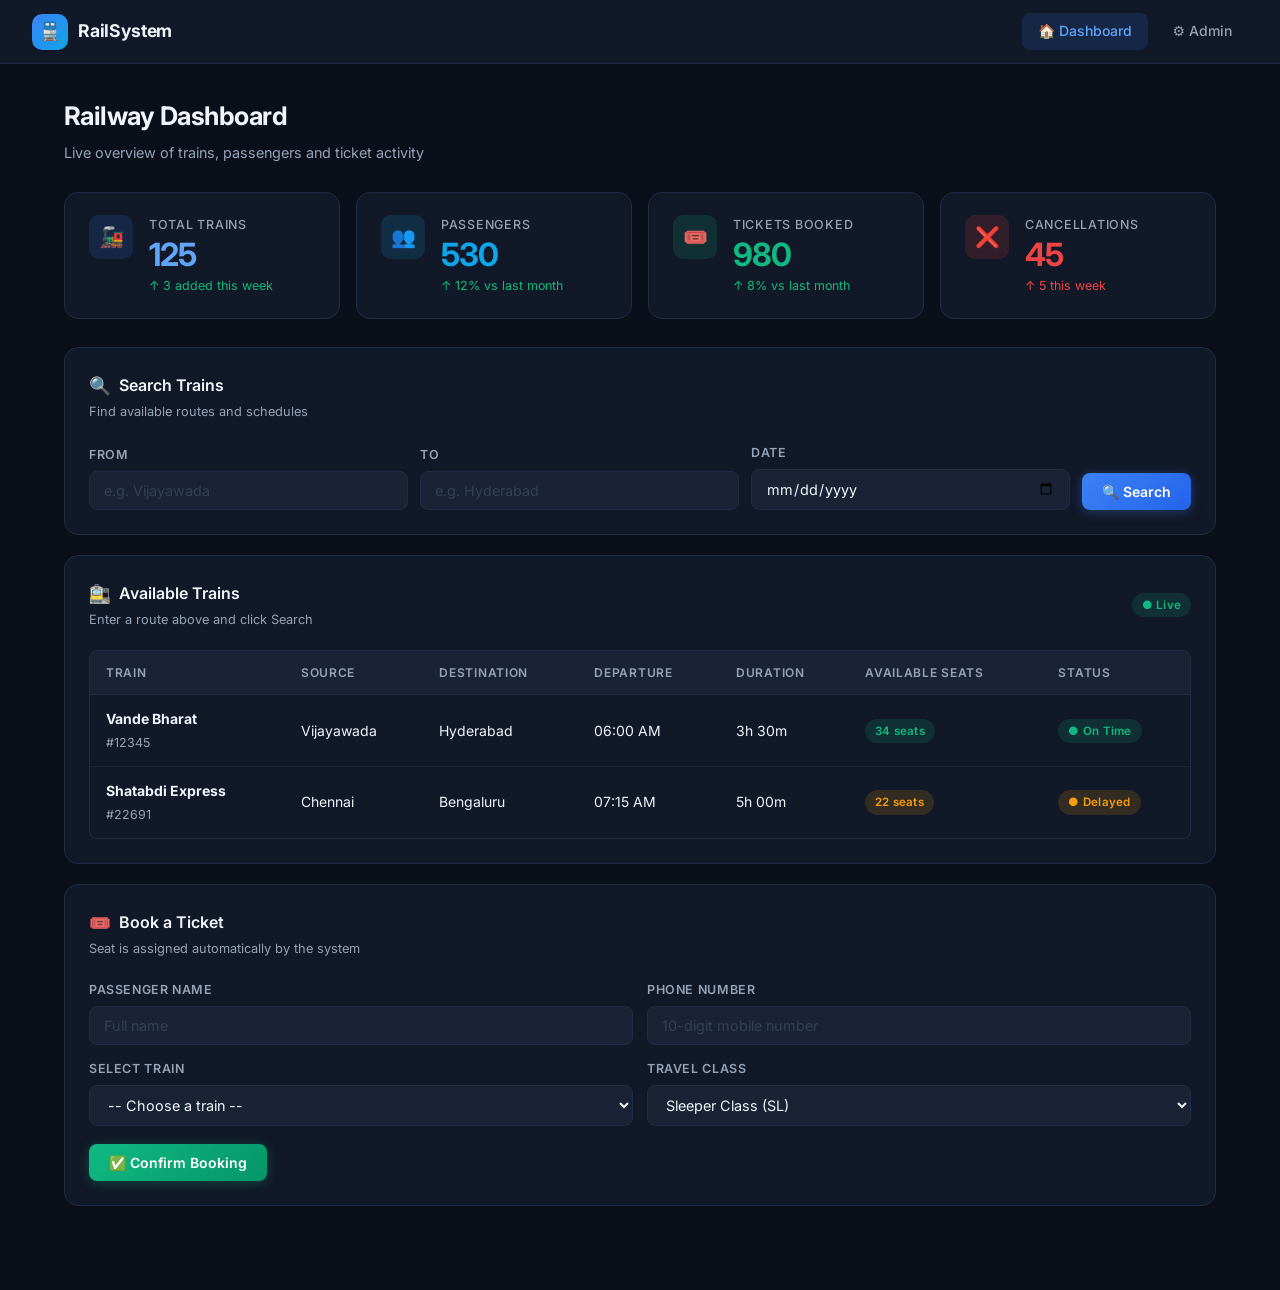
<file: index.html>
<!DOCTYPE html>
<html lang="en">
<head>
  <meta charset="UTF-8">
  <meta name="viewport" content="width=device-width, initial-scale=1.0">
  <title>Railway Dashboard</title>
  <link rel="preconnect" href="https://fonts.googleapis.com">
  <link rel="preconnect" href="https://fonts.gstatic.com" crossorigin>
  <link href="https://fonts.googleapis.com/css2?family=Inter:wght@400;500;600;700&display=swap" rel="stylesheet">
  <link rel="stylesheet" href="css/style.css?v=2">
</head>
<body>

<nav>
  <a class="nav-brand" href="index.html">
    <div class="logo-icon">🚆</div>
    RailSystem
  </a>
  <div class="nav-links">
    <a href="index.html" class="active">🏠 Dashboard</a>
    <a href="admin.html">⚙️ Admin</a>
  </div>
</nav>

<div class="container">

  <!-- Page header -->
  <div class="page-header">
    <h1>Railway Dashboard</h1>
    <p>Live overview of trains, passengers and ticket activity</p>
  </div>

  <!-- Stat cards — values set by JS (or PHP can echo into the spans) -->
  <div class="stats-grid">
    <div class="stat-card">
      <div class="stat-icon blue">🚂</div>
      <div class="stat-body">
        <div class="stat-label">Total Trains</div>
        <div class="stat-value blue"><span id="totalTrains">—</span></div>
        <div class="stat-delta">↑ 3 added this week</div>
      </div>
    </div>
    <div class="stat-card">
      <div class="stat-icon teal">👥</div>
      <div class="stat-body">
        <div class="stat-label">Passengers</div>
        <div class="stat-value teal"><span id="totalPassengers">—</span></div>
        <div class="stat-delta">↑ 12% vs last month</div>
      </div>
    </div>
    <div class="stat-card">
      <div class="stat-icon green">🎟️</div>
      <div class="stat-body">
        <div class="stat-label">Tickets Booked</div>
        <div class="stat-value green"><span id="totalTickets">—</span></div>
        <div class="stat-delta">↑ 8% vs last month</div>
      </div>
    </div>
    <div class="stat-card">
      <div class="stat-icon red">❌</div>
      <div class="stat-body">
        <div class="stat-label">Cancellations</div>
        <div class="stat-value red"><span id="totalCancellations">—</span></div>
        <div class="stat-delta" style="color:var(--red)">↑ 5 this week</div>
      </div>
    </div>
  </div>

  <!-- Search trains — form action points to search.php for future PHP backend -->
  <div class="panel">
    <div class="panel-header">
      <div>
        <div class="panel-title"><span class="icon">🔍</span> Search Trains</div>
        <div class="panel-subtitle">Find available routes and schedules</div>
      </div>
    </div>
    <form id="searchForm" action="search.php" method="GET" novalidate>
      <div class="search-row">
        <div class="field">
          <label for="fromInput">From</label>
          <input type="text" name="from" placeholder="e.g. Vijayawada" id="fromInput" autocomplete="off">
        </div>
        <div class="field">
          <label for="toInput">To</label>
          <input type="text" name="to" placeholder="e.g. Hyderabad" id="toInput" autocomplete="off">
        </div>
        <div class="field">
          <label for="dateInput">Date</label>
          <input type="date" name="date" id="dateInput">
        </div>
        <button type="button" class="btn btn-primary" id="searchBtn">🔍 Search</button>
      </div>
      <div class="alert alert-error" id="searchError" style="display:none;margin-top:12px"></div>
    </form>
  </div>

  <!-- Available trains — tbody is empty; rows injected by JS (or PHP) -->
  <div class="panel">
    <div class="panel-header">
      <div>
        <div class="panel-title"><span class="icon">🚉</span> Available Trains</div>
        <div class="panel-subtitle" id="trainResultsSubtitle">Enter a route above and click Search</div>
      </div>
      <span class="badge badge-green">● Live</span>
    </div>
    <div class="table-wrap">
      <table id="trainTable">
        <thead>
          <tr>
            <th>Train</th>
            <th>Source</th>
            <th>Destination</th>
            <th>Departure</th>
            <th>Duration</th>
            <th>Available Seats</th>
            <th>Status</th>
          </tr>
        </thead>
        <tbody id="trainTableBody">
          <!-- Rows injected by JS / PHP -->
        </tbody>
      </table>
    </div>
  </div>

  <!-- Book ticket -->
  <div class="panel">
    <div class="panel-header">
      <div>
        <div class="panel-title"><span class="icon">🎟️</span> Book a Ticket</div>
        <div class="panel-subtitle">Seat is assigned automatically by the system</div>
      </div>
    </div>
    <div class="booking-grid">
      <div class="field">
        <label for="pname">Passenger Name</label>
        <input type="text" id="pname" placeholder="Full name">
      </div>
      <div class="field">
        <label for="phone">Phone Number</label>
        <input type="tel" id="phone" placeholder="10-digit mobile number" maxlength="10">
      </div>
      <!-- Train options injected by JS (value = train ID, label = train name) -->
      <div class="field">
        <label for="trainSelect">Select Train</label>
        <select id="trainSelect">
          <option value="">-- Choose a train --</option>
        </select>
      </div>
      <div class="field">
        <label for="travelClass">Travel Class</label>
        <select id="travelClass">
          <option value="SL">Sleeper Class (SL)</option>
          <option value="3A">AC 3-Tier (3A)</option>
          <option value="2A">AC 2-Tier (2A)</option>
          <option value="1A">First Class AC (1A)</option>
        </select>
      </div>
    </div>
    <button class="btn btn-success" style="margin-top:18px" id="bookBtn">✅ Confirm Booking</button>
    <div class="alert alert-success" id="msg" style="display:none">
      <span>✅</span>
      <span id="msgText"></span>
    </div>
    <div class="alert alert-error" id="bookError" style="display:none">
      <span>⚠️</span>
      <span id="bookErrorText"></span>
    </div>
  </div>

</div>

<!-- demo-data.js: remove this line when PHP is connected -->
<script src="js/demo-data.js" defer></script>
<script src="js/script.js?v=3" defer></script>
</body>
</html>
</file>
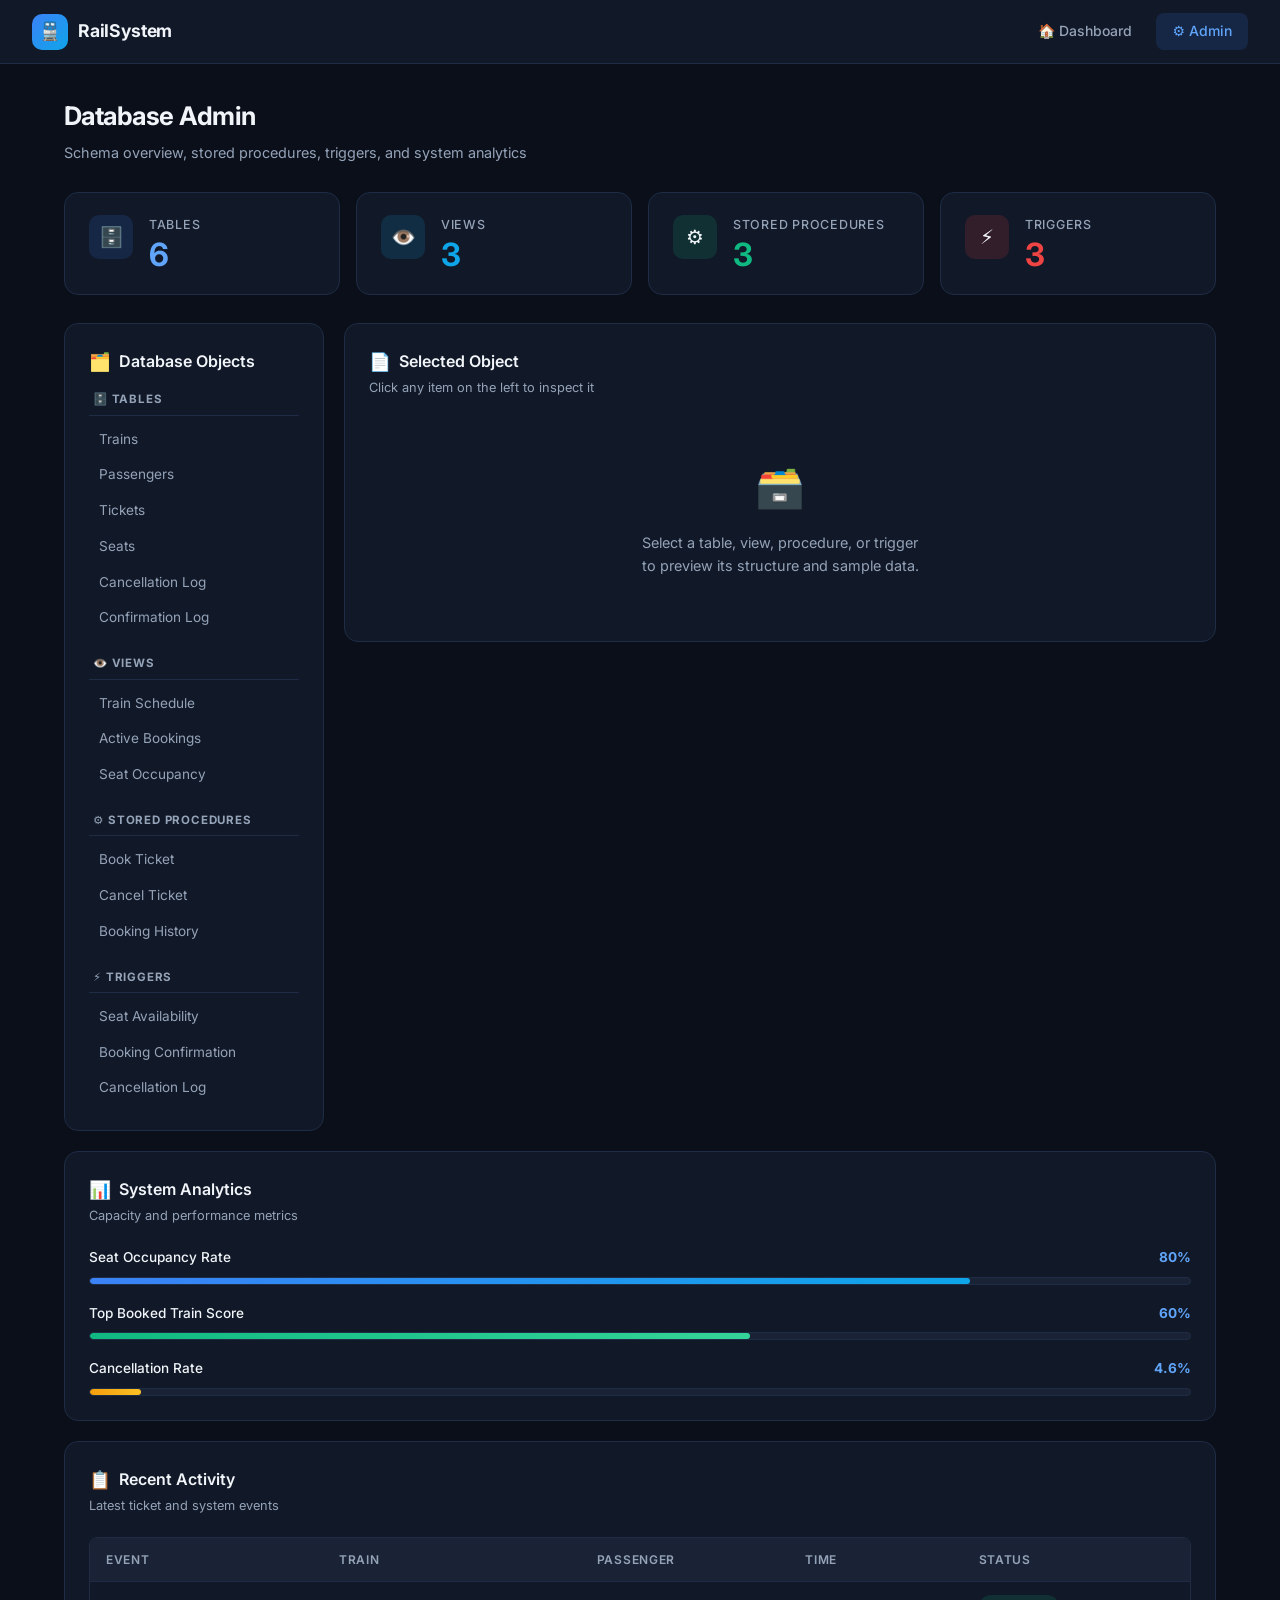
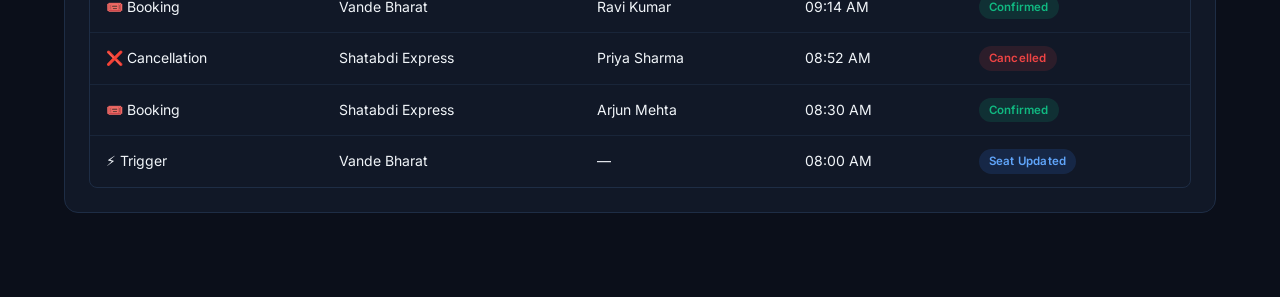
<file: admin.html>
<!DOCTYPE html>
<html lang="en">
<head>
  <meta charset="UTF-8">
  <meta name="viewport" content="width=device-width, initial-scale=1.0">
  <title>Admin — RailSystem</title>
  <link rel="preconnect" href="https://fonts.googleapis.com">
  <link rel="preconnect" href="https://fonts.gstatic.com" crossorigin>
  <link href="https://fonts.googleapis.com/css2?family=Inter:wght@400;500;600;700&display=swap" rel="stylesheet">
  <link rel="stylesheet" href="css/style.css">
</head>
<body>

<nav>
  <a class="nav-brand" href="index.html">
    <div class="logo-icon">🚆</div>
    RailSystem
  </a>
  <div class="nav-links">
    <a href="index.html">🏠 Dashboard</a>
    <a href="admin.html" class="active">⚙️ Admin</a>
  </div>
</nav>

<div class="container">

  <!-- Page header -->
  <div class="page-header">
    <h1>Database Admin</h1>
    <p>Schema overview, stored procedures, triggers, and system analytics</p>
  </div>

  <!-- Stat cards -->
  <div class="stats-grid">
    <div class="stat-card">
      <div class="stat-icon blue">🗄️</div>
      <div class="stat-body">
        <div class="stat-label">Tables</div>
        <div class="stat-value blue"><span id="countTables">6</span></div>
      </div>
    </div>
    <div class="stat-card">
      <div class="stat-icon teal">👁️</div>
      <div class="stat-body">
        <div class="stat-label">Views</div>
        <div class="stat-value teal"><span id="countViews">3</span></div>
      </div>
    </div>
    <div class="stat-card">
      <div class="stat-icon green">⚙️</div>
      <div class="stat-body">
        <div class="stat-label">Stored Procedures</div>
        <div class="stat-value green"><span id="countProcs">3</span></div>
      </div>
    </div>
    <div class="stat-card">
      <div class="stat-icon red">⚡</div>
      <div class="stat-body">
        <div class="stat-label">Triggers</div>
        <div class="stat-value red"><span id="countTriggers">3</span></div>
      </div>
    </div>
  </div>

  <!-- Database Objects + Selected Object viewer -->
  <div style="display:grid;grid-template-columns:260px 1fr;gap:20px;margin-bottom:20px;align-items:start">

    <!-- Left: object list -->
    <div class="panel" style="margin-bottom:0">
      <div class="panel-header" style="margin-bottom:14px">
        <div class="panel-title"><span class="icon">🗂️</span> Database Objects</div>
      </div>

      <div class="db-object-group">
        <div class="db-group-label">🗄️ Tables</div>
        <ul class="db-object-list" id="listTables">
          <li class="db-object-item" data-object="Trains" data-type="table">Trains</li>
          <li class="db-object-item" data-object="Passengers" data-type="table">Passengers</li>
          <li class="db-object-item" data-object="Tickets" data-type="table">Tickets</li>
          <li class="db-object-item" data-object="Seats" data-type="table">Seats</li>
          <li class="db-object-item" data-object="CancellationLog" data-type="table">Cancellation Log</li>
          <li class="db-object-item" data-object="ConfirmationLog" data-type="table">Confirmation Log</li>
        </ul>
      </div>

      <div class="db-object-group">
        <div class="db-group-label">👁️ Views</div>
        <ul class="db-object-list" id="listViews">
          <li class="db-object-item" data-object="TrainSchedule" data-type="view">Train Schedule</li>
          <li class="db-object-item" data-object="ActiveBookings" data-type="view">Active Bookings</li>
          <li class="db-object-item" data-object="SeatOccupancy" data-type="view">Seat Occupancy</li>
        </ul>
      </div>

      <div class="db-object-group">
        <div class="db-group-label">⚙️ Stored Procedures</div>
        <ul class="db-object-list" id="listProcs">
          <li class="db-object-item" data-object="BookTicket" data-type="procedure">Book Ticket</li>
          <li class="db-object-item" data-object="CancelTicket" data-type="procedure">Cancel Ticket</li>
          <li class="db-object-item" data-object="BookingHistory" data-type="procedure">Booking History</li>
        </ul>
      </div>

      <div class="db-object-group">
        <div class="db-group-label">⚡ Triggers</div>
        <ul class="db-object-list" id="listTriggers">
          <li class="db-object-item" data-object="SeatAvailability" data-type="trigger">Seat Availability</li>
          <li class="db-object-item" data-object="BookingConfirmation" data-type="trigger">Booking Confirmation</li>
          <li class="db-object-item" data-object="CancellationLogTrigger" data-type="trigger">Cancellation Log</li>
        </ul>
      </div>
    </div>

    <!-- Right: selected object viewer -->
    <div class="panel" style="margin-bottom:0" id="objectViewerPanel">
      <div class="panel-header" style="margin-bottom:16px">
        <div>
          <div class="panel-title"><span class="icon">📄</span> Selected Object</div>
          <div class="panel-subtitle" id="objectViewerSubtitle">Click any item on the left to inspect it</div>
        </div>
        <span class="badge badge-blue" id="objectViewerBadge" style="display:none"></span>
      </div>

      <!-- Placeholder state -->
      <div id="objectViewerPlaceholder" style="text-align:center;padding:40px 0;color:var(--muted)">
        <div style="font-size:2.5rem;margin-bottom:12px">🗃️</div>
        <p style="font-size:.9rem">Select a table, view, procedure, or trigger<br>to preview its structure and sample data.</p>
      </div>

      <!-- Table/view record display -->
      <div id="objectViewerTable" style="display:none">
        <div class="table-wrap">
          <table id="selectedObjectTable">
            <thead id="selectedObjectThead"></thead>
            <tbody id="selectedObjectTbody">
              <!-- Rows injected by JS / PHP -->
            </tbody>
          </table>
        </div>
      </div>

      <!-- Procedure/trigger definition display -->
      <div id="objectViewerDef" style="display:none">
        <pre id="objectDefPre" style="
          background:var(--surface2);
          border:1px solid var(--border);
          border-radius:var(--radius-sm);
          padding:16px 20px;
          font-size:.82rem;
          color:var(--muted);
          overflow-x:auto;
          white-space:pre-wrap;
          line-height:1.7;
        "></pre>
      </div>
    </div>

  </div>

  <!-- Analytics -->
  <div class="panel">
    <div class="panel-header">
      <div>
        <div class="panel-title"><span class="icon">📊</span> System Analytics</div>
        <div class="panel-subtitle">Capacity and performance metrics</div>
      </div>
    </div>
    <div class="progress-group">
      <div class="progress-item">
        <div class="progress-meta">
          <span class="progress-label">Seat Occupancy Rate</span>
          <span class="progress-value" id="occRate">—</span>
        </div>
        <div class="progress-bar"><div class="progress-fill blue" id="occBar" style="width:0%"></div></div>
      </div>
      <div class="progress-item">
        <div class="progress-meta">
          <span class="progress-label">Top Booked Train Score</span>
          <span class="progress-value" id="topTrainScore">—</span>
        </div>
        <div class="progress-bar"><div class="progress-fill green" id="topTrainBar" style="width:0%"></div></div>
      </div>
      <div class="progress-item">
        <div class="progress-meta">
          <span class="progress-label">Cancellation Rate</span>
          <span class="progress-value" id="cancelRate">—</span>
        </div>
        <div class="progress-bar"><div class="progress-fill amber" id="cancelBar" style="width:0%"></div></div>
      </div>
    </div>
  </div>

  <!-- Recent activity table -->
  <div class="panel">
    <div class="panel-header">
      <div>
        <div class="panel-title"><span class="icon">📋</span> Recent Activity</div>
        <div class="panel-subtitle">Latest ticket and system events</div>
      </div>
    </div>
    <div class="table-wrap">
      <table id="activityTable">
        <thead>
          <tr>
            <th>Event</th>
            <th>Train</th>
            <th>Passenger</th>
            <th>Time</th>
            <th>Status</th>
          </tr>
        </thead>
        <tbody id="activityTableBody">
          <!-- Rows injected by JS / PHP -->
        </tbody>
      </table>
    </div>
  </div>

</div>

<!-- demo-admin.js: remove this line when PHP is connected -->
<script src="js/demo-admin.js" defer></script>
<script src="js/admin.js" defer></script>
</body>
</html>
</file>
<file: css/style.css>
/* ── Reset & Base ─────────────────────────────── */
*, *::before, *::after { box-sizing: border-box; margin: 0; padding: 0; }

:root {
  --bg:        #0b0f1a;
  --surface:   #111827;
  --surface2:  #1a2235;
  --border:    #1e2d45;
  --accent:    #3b82f6;
  --accent2:   #60a5fa;
  --teal:      #0ea5e9;
  --green:     #10b981;
  --amber:     #f59e0b;
  --red:       #ef4444;
  --text:      #f1f5f9;
  --muted:     #94a3b8;
  --faint:     #334155;
  --radius:    14px;
  --radius-sm: 8px;
  --shadow:    0 4px 24px rgba(0,0,0,.45);
  --trans:     .2s ease;
}

body {
  font-family: 'Inter', system-ui, sans-serif;
  background: var(--bg);
  color: var(--text);
  min-height: 100vh;
  line-height: 1.6;
}

/* ── Navigation ───────────────────────────────── */
nav {
  display: flex;
  align-items: center;
  justify-content: space-between;
  padding: 0 32px;
  height: 64px;
  background: var(--surface);
  border-bottom: 1px solid var(--border);
  position: sticky;
  top: 0;
  z-index: 100;
  backdrop-filter: blur(12px);
}

.nav-brand {
  display: flex;
  align-items: center;
  gap: 10px;
  font-size: 1.1rem;
  font-weight: 700;
  letter-spacing: -.01em;
  color: var(--text);
  text-decoration: none;
}

.nav-brand .logo-icon {
  width: 36px; height: 36px;
  background: linear-gradient(135deg, var(--accent), var(--teal));
  border-radius: 10px;
  display: flex; align-items: center; justify-content: center;
  font-size: 1.1rem;
}

.nav-links { display: flex; gap: 8px; align-items: center; }

.nav-links a {
  display: inline-flex;
  align-items: center;
  gap: 6px;
  padding: 7px 16px;
  border-radius: var(--radius-sm);
  color: var(--muted);
  text-decoration: none;
  font-size: .875rem;
  font-weight: 500;
  transition: background var(--trans), color var(--trans);
}

.nav-links a:hover,
.nav-links a.active {
  background: rgba(59,130,246,.15);
  color: var(--accent2);
}

/* ── Page Layout ──────────────────────────────── */
.container {
  max-width: 1200px;
  margin: 0 auto;
  padding: 32px 24px 64px;
}

.page-header {
  margin-bottom: 28px;
}

.page-header h1 {
  font-size: 1.6rem;
  font-weight: 700;
  letter-spacing: -.02em;
  color: var(--text);
}

.page-header p {
  color: var(--muted);
  font-size: .9rem;
  margin-top: 4px;
}

/* ── Stat Cards ───────────────────────────────── */
.stats-grid {
  display: grid;
  grid-template-columns: repeat(auto-fit, minmax(220px, 1fr));
  gap: 16px;
  margin-bottom: 28px;
}

.stat-card {
  background: var(--surface);
  border: 1px solid var(--border);
  border-radius: var(--radius);
  padding: 22px 24px;
  display: flex;
  align-items: flex-start;
  gap: 16px;
  transition: border-color var(--trans), box-shadow var(--trans);
}

.stat-card:hover {
  border-color: var(--accent);
  box-shadow: 0 0 0 1px rgba(59,130,246,.2), var(--shadow);
}

.stat-icon {
  width: 44px; height: 44px;
  border-radius: 10px;
  display: flex; align-items: center; justify-content: center;
  font-size: 1.25rem;
  flex-shrink: 0;
}

.stat-icon.blue  { background: rgba(59,130,246,.15); }
.stat-icon.teal  { background: rgba(14,165,233,.15); }
.stat-icon.green { background: rgba(16,185,129,.15); }
.stat-icon.red   { background: rgba(239,68,68,.15); }

.stat-body { flex: 1; }
.stat-label { font-size: .78rem; font-weight: 500; color: var(--muted); text-transform: uppercase; letter-spacing: .06em; }
.stat-value { font-size: 2rem; font-weight: 700; letter-spacing: -.03em; line-height: 1.1; margin-top: 2px; }
.stat-value.blue  { color: var(--accent2); }
.stat-value.teal  { color: var(--teal); }
.stat-value.green { color: var(--green); }
.stat-value.red   { color: var(--red); }
.stat-delta { font-size: .78rem; color: var(--green); margin-top: 4px; }

/* ── Panels ───────────────────────────────────── */
.panel {
  background: var(--surface);
  border: 1px solid var(--border);
  border-radius: var(--radius);
  padding: 24px;
  margin-bottom: 20px;
}

.panel-header {
  display: flex;
  align-items: center;
  justify-content: space-between;
  margin-bottom: 20px;
}

.panel-title {
  font-size: 1rem;
  font-weight: 600;
  color: var(--text);
  display: flex;
  align-items: center;
  gap: 8px;
}

.panel-title .icon {
  font-size: 1.1rem;
}

.panel-subtitle {
  font-size: .8rem;
  color: var(--muted);
  margin-top: 2px;
}

/* ── Search / Form ────────────────────────────── */
.search-row {
  display: grid;
  grid-template-columns: 1fr 1fr 1fr auto;
  gap: 12px;
  align-items: end;
}

@media (max-width: 680px) {
  .search-row { grid-template-columns: 1fr; }
}

.field { display: flex; flex-direction: column; gap: 6px; }

.field label {
  font-size: .78rem;
  font-weight: 600;
  color: var(--muted);
  text-transform: uppercase;
  letter-spacing: .05em;
}

input, select {
  width: 100%;
  padding: 10px 14px;
  background: var(--surface2);
  border: 1px solid var(--border);
  border-radius: var(--radius-sm);
  color: var(--text);
  font-size: .9rem;
  font-family: inherit;
  outline: none;
  transition: border-color var(--trans), box-shadow var(--trans);
}

input::placeholder { color: var(--faint); }

input:focus, select:focus {
  border-color: var(--accent);
  box-shadow: 0 0 0 3px rgba(59,130,246,.15);
}

select option { background: var(--surface); }

/* ── Buttons ──────────────────────────────────── */
.btn {
  display: inline-flex;
  align-items: center;
  justify-content: center;
  gap: 6px;
  padding: 10px 20px;
  border: none;
  border-radius: var(--radius-sm);
  font-family: inherit;
  font-size: .875rem;
  font-weight: 600;
  cursor: pointer;
  transition: opacity var(--trans), transform var(--trans), box-shadow var(--trans);
  white-space: nowrap;
}

.btn:active { transform: scale(.97); }

.btn-primary {
  background: linear-gradient(135deg, var(--accent), #2563eb);
  color: #fff;
  box-shadow: 0 2px 12px rgba(59,130,246,.35);
}

.btn-primary:hover { opacity: .9; box-shadow: 0 4px 18px rgba(59,130,246,.45); }

.btn-success {
  background: linear-gradient(135deg, var(--green), #059669);
  color: #fff;
  box-shadow: 0 2px 12px rgba(16,185,129,.3);
}

.btn-success:hover { opacity: .9; }

.btn-ghost {
  background: transparent;
  border: 1px solid var(--border);
  color: var(--muted);
}

.btn-ghost:hover { border-color: var(--accent); color: var(--accent2); }

/* ── Table ────────────────────────────────────── */
.table-wrap {
  overflow-x: auto;
  border-radius: var(--radius-sm);
  border: 1px solid var(--border);
}

table {
  width: 100%;
  border-collapse: collapse;
  font-size: .875rem;
}

thead {
  background: var(--surface2);
}

th {
  padding: 12px 16px;
  text-align: left;
  font-size: .75rem;
  font-weight: 600;
  color: var(--muted);
  text-transform: uppercase;
  letter-spacing: .06em;
  border-bottom: 1px solid var(--border);
}

td {
  padding: 13px 16px;
  border-bottom: 1px solid rgba(30,45,69,.6);
  color: var(--text);
  vertical-align: middle;
}

tbody tr:last-child td { border-bottom: none; }

tbody tr {
  transition: background var(--trans);
}

tbody tr:hover { background: rgba(59,130,246,.04); }

/* Badges */
.badge {
  display: inline-flex;
  align-items: center;
  gap: 5px;
  padding: 3px 10px;
  border-radius: 20px;
  font-size: .72rem;
  font-weight: 600;
  letter-spacing: .02em;
}

.badge-green  { background: rgba(16,185,129,.15); color: var(--green); }
.badge-blue   { background: rgba(59,130,246,.15); color: var(--accent2); }
.badge-amber  { background: rgba(245,158,11,.15); color: var(--amber); }
.badge-red    { background: rgba(239,68,68,.12);  color: var(--red); }

/* ── Booking Form ─────────────────────────────── */
.booking-grid {
  display: grid;
  grid-template-columns: 1fr 1fr;
  gap: 14px;
}

@media (max-width: 560px) { .booking-grid { grid-template-columns: 1fr; } }

.booking-grid .span-2 { grid-column: 1 / -1; }

/* Alert / message */
.alert {
  display: none;
  align-items: center;
  gap: 10px;
  padding: 12px 16px;
  border-radius: var(--radius-sm);
  font-size: .875rem;
  font-weight: 500;
  margin-top: 16px;
  animation: fadeIn .25s ease;
}

.alert.show { display: flex; }
.alert-success { background: rgba(16,185,129,.12); border: 1px solid rgba(16,185,129,.3); color: var(--green); }

@keyframes fadeIn {
  from { opacity: 0; transform: translateY(6px); }
  to   { opacity: 1; transform: none; }
}

/* ── Admin: info cards ────────────────────────── */
.info-grid {
  display: grid;
  grid-template-columns: repeat(auto-fit, minmax(220px, 1fr));
  gap: 16px;
  margin-bottom: 24px;
}

.info-card {
  background: var(--surface);
  border: 1px solid var(--border);
  border-radius: var(--radius);
  padding: 20px;
}

.info-card-header {
  display: flex;
  align-items: center;
  gap: 8px;
  margin-bottom: 14px;
  font-weight: 600;
  font-size: .9rem;
}

.info-card ul {
  list-style: none;
  display: flex;
  flex-direction: column;
  gap: 8px;
}

.info-card li {
  display: flex;
  align-items: center;
  gap: 8px;
  font-size: .85rem;
  color: var(--muted);
}

.info-card li::before {
  content: '';
  width: 6px; height: 6px;
  border-radius: 50%;
  background: var(--accent);
  flex-shrink: 0;
}

/* ── Progress bars ────────────────────────────── */
.progress-group { display: flex; flex-direction: column; gap: 18px; }

.progress-item {}

.progress-meta {
  display: flex;
  justify-content: space-between;
  align-items: center;
  margin-bottom: 8px;
}

.progress-label { font-size: .85rem; font-weight: 500; color: var(--text); }
.progress-value { font-size: .85rem; font-weight: 700; color: var(--accent2); }

.progress-bar {
  height: 8px;
  background: var(--surface2);
  border-radius: 99px;
  overflow: hidden;
  border: 1px solid var(--border);
}

.progress-fill {
  height: 100%;
  border-radius: 99px;
  transition: width .8s cubic-bezier(.4,0,.2,1);
}

.progress-fill.blue  { background: linear-gradient(90deg, var(--accent), var(--teal)); }
.progress-fill.green { background: linear-gradient(90deg, var(--green), #34d399); }
.progress-fill.amber { background: linear-gradient(90deg, var(--amber), #fbbf24); }

/* ── Alert error variant ──────────────────────── */
.alert-error {
  background: rgba(239,68,68,.1);
  border: 1px solid rgba(239,68,68,.3);
  color: var(--red);
  border-radius: var(--radius-sm);
  padding: 11px 16px;
  font-size: .875rem;
  font-weight: 500;
  animation: fadeIn .2s ease;
}

/* ── Admin: DB object browser ─────────────────── */
.db-object-group { margin-bottom: 18px; }
.db-object-group:last-child { margin-bottom: 0; }

.db-group-label {
  font-size: .72rem;
  font-weight: 700;
  text-transform: uppercase;
  letter-spacing: .07em;
  color: var(--muted);
  padding: 0 4px 6px;
  border-bottom: 1px solid var(--border);
  margin-bottom: 6px;
}

.db-object-list { list-style: none; }

.db-object-item {
  padding: 7px 10px;
  border-radius: var(--radius-sm);
  font-size: .85rem;
  color: var(--muted);
  cursor: pointer;
  transition: background var(--trans), color var(--trans);
  user-select: none;
}

.db-object-item:hover {
  background: rgba(59,130,246,.08);
  color: var(--text);
}

.db-object-item.active {
  background: rgba(59,130,246,.15);
  color: var(--accent2);
  font-weight: 600;
}

/* ── Scrollbar ────────────────────────────────── */
::-webkit-scrollbar { width: 6px; height: 6px; }
::-webkit-scrollbar-track { background: var(--bg); }
::-webkit-scrollbar-thumb { background: var(--faint); border-radius: 99px; }
</file>
